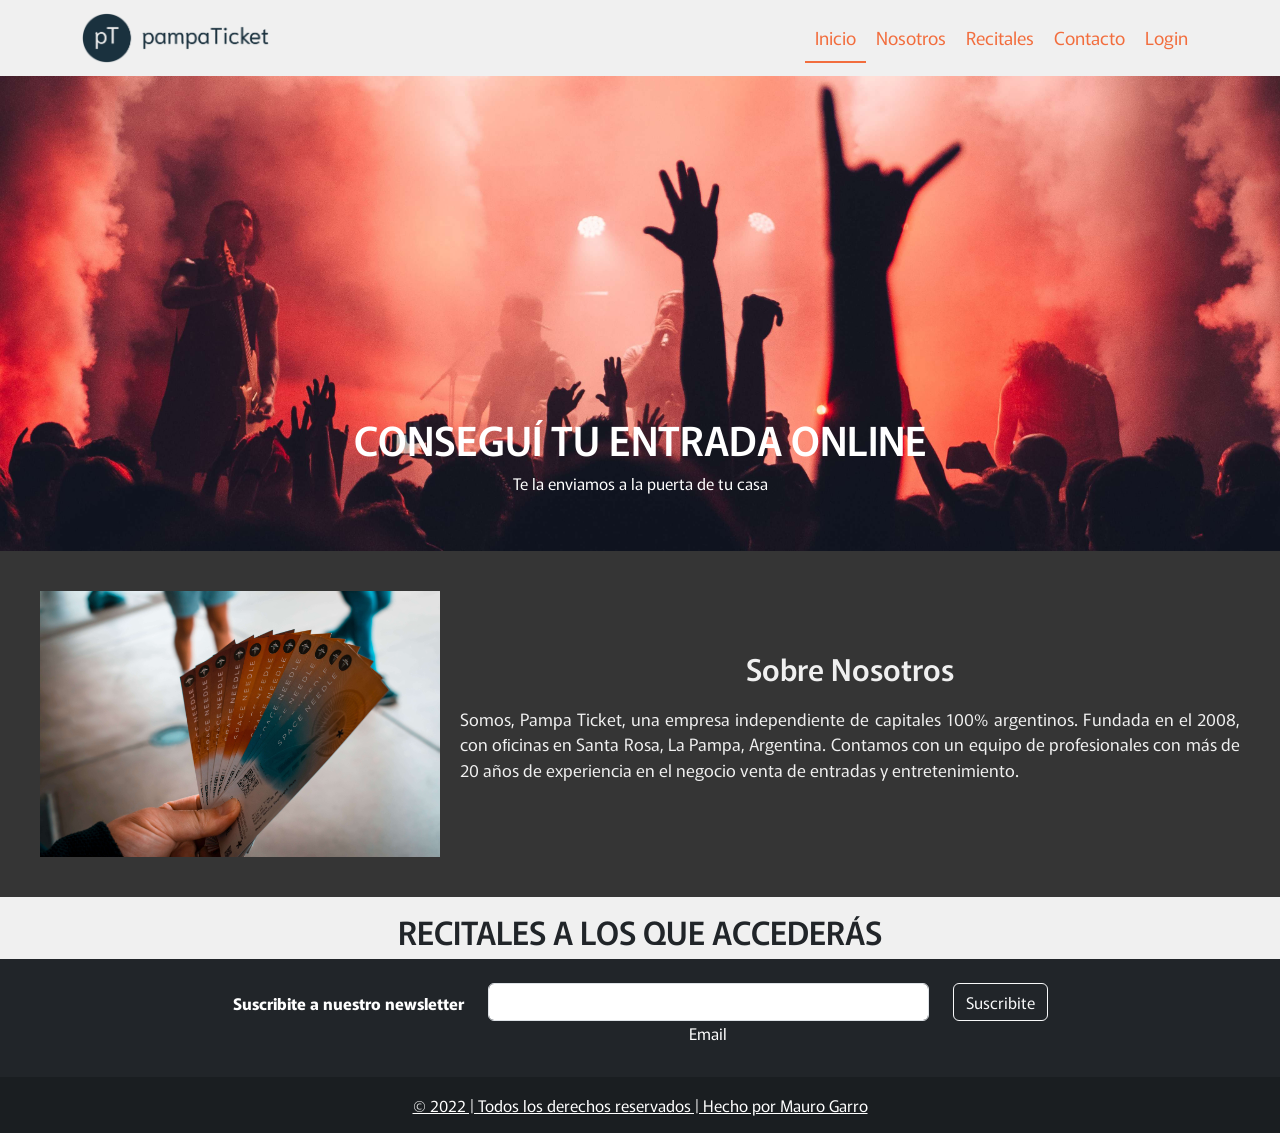
<file: index.html>
<!DOCTYPE html>
<html lang="es">
    <head>
        <meta charset="UTF-8">
        <meta http-equiv="X-UA-Compatible" content="IE=edge">
        <meta name="viewport" content="width=device-width, initial-scale=1.0">
        <!-- SEO -->
        <meta name="description" content="Pampa Ticket - Venta de entradas para los mejores espectáculos culturales. Busca y encuentra entradas online para disfrutar de tu evento favorito.">
        <meta name="keywords" content="CULTURAL, ONLINE, ENTRADA, RECITAL, TEATRO, CONCIERTO, EVENTO">
        <!-- BOOTSTRAP -->
        <link href="https://cdn.jsdelivr.net/npm/bootstrap@5.1.3/dist/css/bootstrap.min.css" rel="stylesheet" integrity="sha384-1BmE4kWBq78iYhFldvKuhfTAU6auU8tT94WrHftjDbrCEXSU1oBoqyl2QvZ6jIW3" crossorigin="anonymous">
        <!-- CSS -->
        <link rel="stylesheet" href="css/style.css">
        <!-- Animate CSS -->
        <link rel="stylesheet" href="https://cdnjs.cloudflare.com/ajax/libs/animate.css/4.1.1/animate.min.css"/>
        <link rel="preconnect" href="https://fonts.googleapis.com">
        <link rel="shortcut icon" href="img/android-chrome-192x192.png" type="image/x-icon">
        <title>pampaTicket</title>
    </head>
    <body>
        
        <!----------------- HEADER ----------------->
        <header>
            <nav class="navbar navbar-expand-lg navbar-light bg-transparent">
                <div class="container-fluid container">
                    <a class="navbar-brand logo" href="index.html"><img src="img/logo.png" alt="Imagen logo"></a>
                    <button class="navbar-toggler" type="button" data-bs-toggle="collapse" data-bs-target="#navbarNav" aria-controls="navbarNav" aria-expanded="false" aria-label="Toggle navigation">
                        <span class="navbar-toggler-icon"></span>
                    </button>
                    <div class="collapse navbar-collapse justify-content-end" id="navbarNav">
                        <ul class="navbar-nav">
                            <li class="nav-item">
                                <a class="nav-link activa" aria-current="page" href="index.html">Inicio</a>
                            </li>
                            <li class="nav-item">
                                <a class="nav-link" href="pages/nosotros.html">Nosotros</a>
                            </li>
                            <li class="nav-item">
                                <a class="nav-link" href="pages/recitales.html">Recitales</a>
                            </li>
                            <li class="nav-item">
                                <a class="nav-link" href="pages/contacto.html">Contacto</a>
                            </li>
                            <li class="nav-item">
                                <a class="nav-link" href="pages/login.html">Login</a>
                            </li>
                        </ul>
                    </div>
                </div>
            </nav>
        </header>

        <!-------------------------------- MAIN -------------------------------->
        <div id="carouselExampleSlidesOnly" class="carousel slide" data-bs-ride="carousel">
            <div class="carousel-inner">
                <div class="carousel-item active">
                    <img src="img/portada.jpg" class="d-block w-100" alt="imagen portada">
                    <div class="carousel-caption d-none d-md-block">
                        <h1>CONSEGUÍ TU ENTRADA ONLINE</h1>
                        <p>Te la enviamos a la puerta de tu casa</p>
                    </div>
                </div>
                <div class="carousel-item">
                    <img src="img/portada1.jpg" class="d-block w-100" alt="imagen portada">
                    <div class="carousel-caption d-none d-md-block">
                        <h2>RECITALES, TEATRO, EVENTOS CULTURALES</h2>
                        <p>Cualquier evento ocurrido en la provincia de La Pampa</p>
                    </div>
                </div>
                <div class="carousel-item">
                    <img src="img/portada2.jpg" class="d-block w-100" alt="imagen portada">
                    <div class="carousel-caption d-none d-md-block">
                        <h2>PROMOCIONES EN 2X1</h2>
                        <p>Unicamente para eventos locales</p>
                    </div>
                </div>
            </div>
        </div>

        <!---------- SECCION SOBRE NOSOTROS ---------->
        <div class="contenedor contenedorindex">
            <img src="img/ticketMano1.jpg" alt="Sobre Nosotros">
            <div class="sobreNosotros">
                <h2>Sobre Nosotros</h2>
                <p>Somos, Pampa Ticket, una empresa independiente de capitales 100% argentinos. Fundada en el 2008, con oﬁcinas en Santa Rosa, La Pampa, Argentina. Contamos con un equipo de profesionales con más de 20 años de experiencia en el negocio venta de entradas y entretenimiento.</p>
            </div>
        </div>

        <!---------- SECCION PRÓXIMOS RECITALES ---------->
        <section class="container">
            <h2 class="col-12 text-center titulo">Recitales a los que accederás</h2>

            <div class="row" id="cardJs">


            </div>

        </section>

        <!---------------- FOOTER ---------------->
        <footer class="bg-dark text-center text-white">
            <div class="container p-4 pb-0">
                <section class="">
                    <form action="">
                        <div class="row d-flex justify-content-center">
                            <div class="col-auto">
                                <p class="pt-2">
                                    <strong>Suscribite a nuestro newsletter</strong>
                                </p>
                            </div>
                            <div class="col-md-5 col-12">
                                <div class="form-outline form-white mb-4">
                                    <input type="email" id="form5Example29" class="form-control" />
                                    <label class="form-label" for="form5Example29">Email</label>
                                </div>
                            </div>
                            <div class="col-auto">
                                <button type="submit" class="btn btn-outline-light mb-4">
                                    Suscribite
                                </button>
                            </div>
                        </div>
                    </form>
                </section>
            </div>
          
            <!-- Copyright -->
            <div class="text-center p-3" style="background-color: rgba(0, 0, 0, 0.2);">
                <a class="text-white" href="index.html">&#169 2022 | Todos los derechos reservados | Hecho por Mauro Garro</a>
            </div>
        </footer>

        <!-- Modal -->
        <div class="modal fade" id="comprar" tabindex="-1" aria-labelledby="exampleModalLabel" aria-hidden="true">
            <div class="modal-dialog">
                <div class="modal-content">
                    <div class="modal-header">
                        <h5 class="modal-title" id="exampleModalLabel">COMPRASTE!</h5>
                        <button type="button" class="btn-close" data-bs-dismiss="modal" aria-label="Close"></button>
                    </div>
                    <div class="modal-body">
                        <h3>Gracias por tu compra!!</h3>
                    </div>
                    <div class="modal-footer">
                        <button type="button" class="btn btn-danger" data-bs-dismiss="modal">Cerrar</button>
                        <button type="button" class="btn btn-success">Seguir comprando</button>
                    </div>
                </div>
            </div>
        </div>

        <!-- script Bootstrap -->
        <script src="https://cdn.jsdelivr.net/npm/bootstrap@5.1.3/dist/js/bootstrap.bundle.min.js" integrity="sha384-ka7Sk0Gln4gmtz2MlQnikT1wXgYsOg+OMhuP+IlRH9sENBO0LRn5q+8nbTov4+1p" crossorigin="anonymous"></script>

        <script src="./js/index.js"></script>
    </body>
</html>
</file>
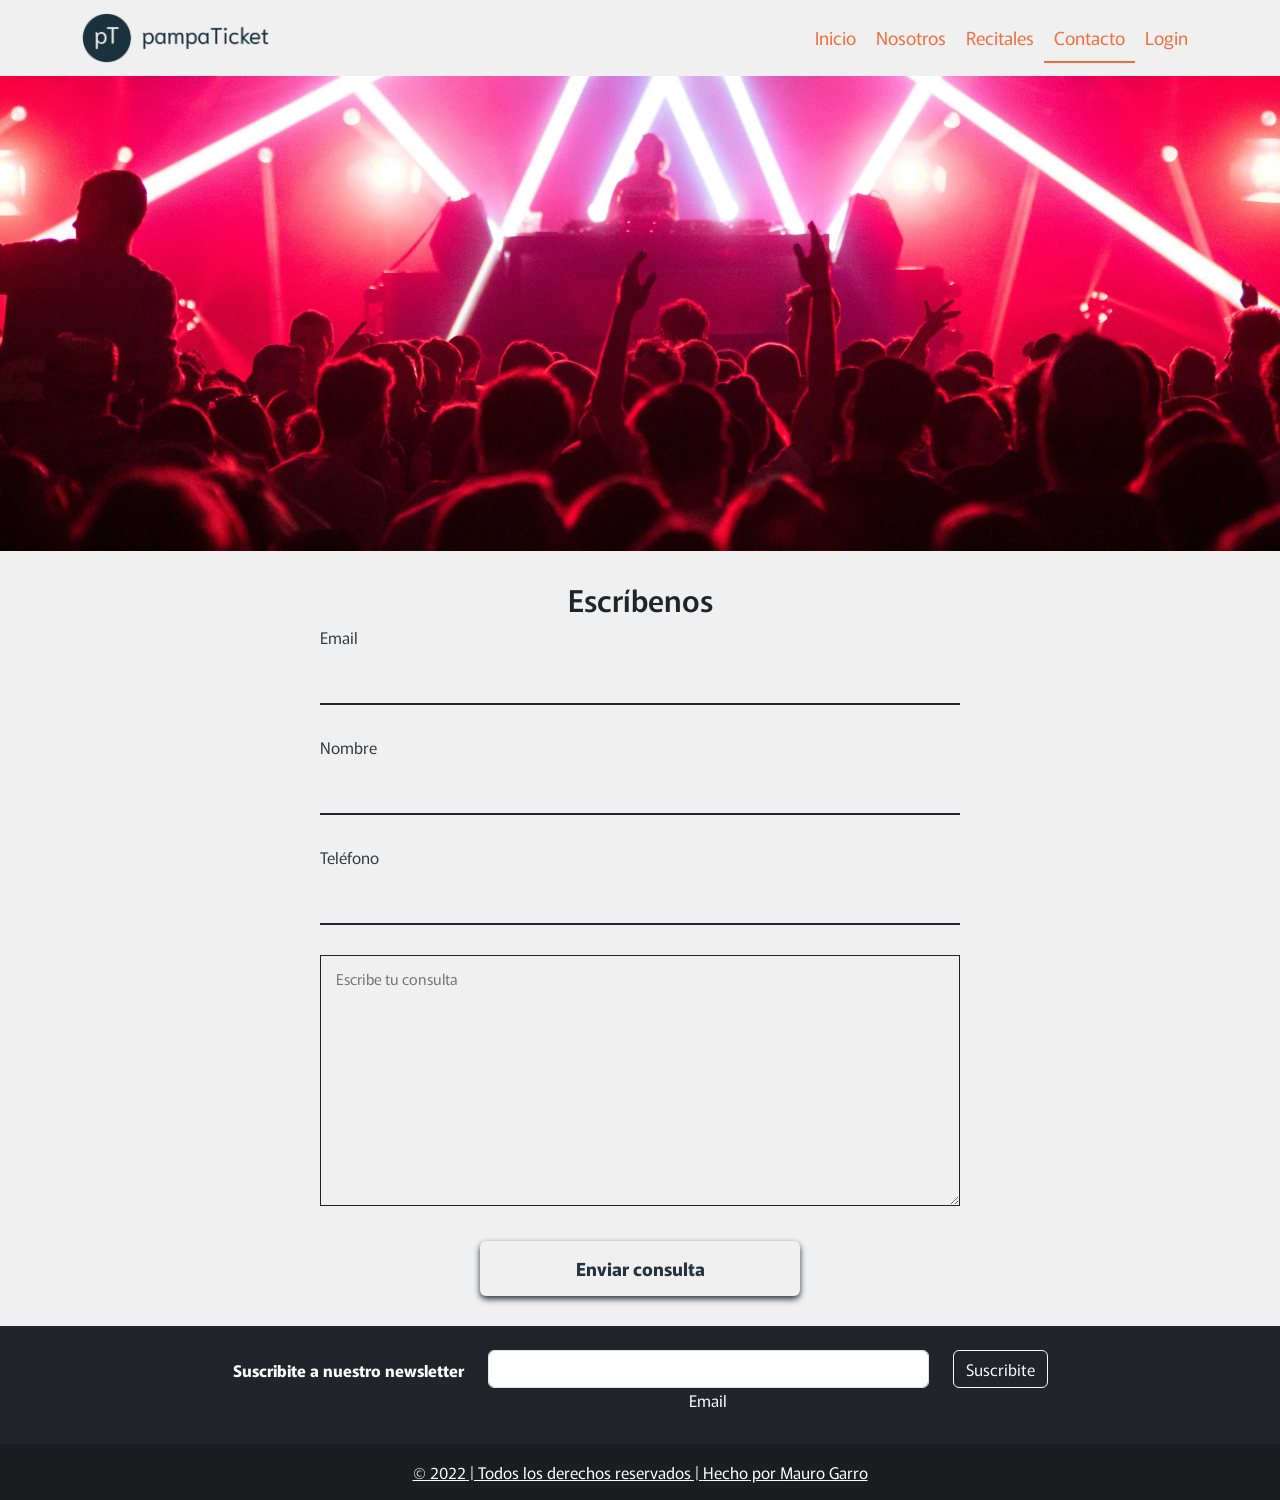
<file: pages/contacto.html>
<!DOCTYPE html>
<html lang="es">
    <head>
        <meta charset="UTF-8">
        <meta http-equiv="X-UA-Compatible" content="IE=edge">
        <meta name="viewport" content="width=device-width, initial-scale=1.0">
        <!-- SEO -->
        <meta name="description" content="Pampa Ticket - Venta de entradas para los mejores espectáculos culturales. Busca y encuentra entradas online para disfrutar de tu evento favorito.">
        <meta name="keywords" content="CULTURAL, ONLINE, ENTRADA, RECITAL, TEATRO, CONCIERTO, EVENTO">
        <!-- BOOTSTRAP -->
        <link href="https://cdn.jsdelivr.net/npm/bootstrap@5.1.3/dist/css/bootstrap.min.css" rel="stylesheet" integrity="sha384-1BmE4kWBq78iYhFldvKuhfTAU6auU8tT94WrHftjDbrCEXSU1oBoqyl2QvZ6jIW3" crossorigin="anonymous">
        <!-- CSS -->
        <link rel="stylesheet" href="../css/style.css">
        <!-- Animate CSS -->
        <link rel="stylesheet" href="https://cdnjs.cloudflare.com/ajax/libs/animate.css/4.1.1/animate.min.css"/>
        <link rel="preconnect" href="https://fonts.googleapis.com">
        <link rel="shortcut icon" href="../img/android-chrome-192x192.png" type="image/x-icon">
        <title>Contacto</title>
    </head>
    <body>
        
        <!----------------- HEADER ----------------->
        <header>
            <nav class="navbar navbar-expand-lg navbar-light bg-transparent">
                <div class="container-fluid container">
                    <a class="navbar-brand logo" href="../index.html"><img src="../img/logo.png" alt="imagen logo"></a>
                    <button class="navbar-toggler" type="button" data-bs-toggle="collapse" data-bs-target="#navbarNav" aria-controls="navbarNav" aria-expanded="false" aria-label="Toggle navigation">
                        <span class="navbar-toggler-icon"></span>
                    </button>
                    <div class="collapse navbar-collapse justify-content-end" id="navbarNav">
                        <ul class="navbar-nav">
                            <li class="nav-item">
                                <a class="nav-link" href="../index.html">Inicio</a>
                            </li>
                            <li class="nav-item">
                                <a class="nav-link" href="nosotros.html">Nosotros</a>
                            </li>
                            <li class="nav-item">
                                <a class="nav-link" href="recitales.html">Recitales</a>
                            </li>
                            <li class="nav-item">
                                <a class="nav-link activa" aria-current="page" href="contacto.html">Contacto</a>
                            </li>
                            <li class="nav-item">
                                <a class="nav-link" href="login.html">Login</a>
                            </li>
                        </ul>
                    </div>
                </div>
            </nav>
        </header>

        <!------------  MAIN  ------------>
        <img src="../img/portada2.jpg" class="img-fluid" alt="imagen portada">
        
        <!----------- CONTACTO ----------->
        <section class="contacto">
            <h2>Escríbenos</h2>
            <form class="formulario">
                <label for="email">Email</label>
                <input type="email" id="email">
                <label for="nombre">Nombre</label>
                <input type="text" id="nombre">
                <label for="nombre">Teléfono</label>
                <input type="number" id="nombre">
                <textarea id="" cols="30" rows="10" placeholder="Escribe tu consulta"></textarea>
                <button class="boton">Enviar consulta</button>
            </form>
        </section>

        <!---------------- FOOTER ---------------->
        <footer class="bg-dark text-center text-white">
          <div class="container p-4 pb-0">
            <section class="">
                  <form action="">
                    <div class="row d-flex justify-content-center">
                          <div class="col-auto">
                            <p class="pt-2">
                                  <strong>Suscribite a nuestro newsletter</strong>
                                </p>
                          </div>
                          <div class="col-md-5 col-12">
                              <div class="form-outline form-white mb-4">
                                  <input type="email" id="form5Example29" class="form-control" />
                                  <label class="form-label" for="form5Example29">Email</label>
                              </div>
                            </div>
                          <div class="col-auto">
                              <button type="submit" class="btn btn-outline-light mb-4">
                                  Suscribite
                              </button>
                          </div>
                        </div>
                  </form>
              </section>
            </div>
        
          <!-- Copyright -->
          <div class="text-center p-3" style="background-color: rgba(0, 0, 0, 0.2);">
              <a class="text-white" href="index.html">&#169 2022 | Todos los derechos reservados | Hecho por Mauro Garro</a>
          </div>
      </footer>

      <!-- script Bootstrap -->
      <script src="https://cdn.jsdelivr.net/npm/bootstrap@5.1.3/dist/js/bootstrap.bundle.min.js" integrity="sha384-ka7Sk0Gln4gmtz2MlQnikT1wXgYsOg+OMhuP+IlRH9sENBO0LRn5q+8nbTov4+1p" crossorigin="anonymous"></script>

    </body>
</html>
</file>
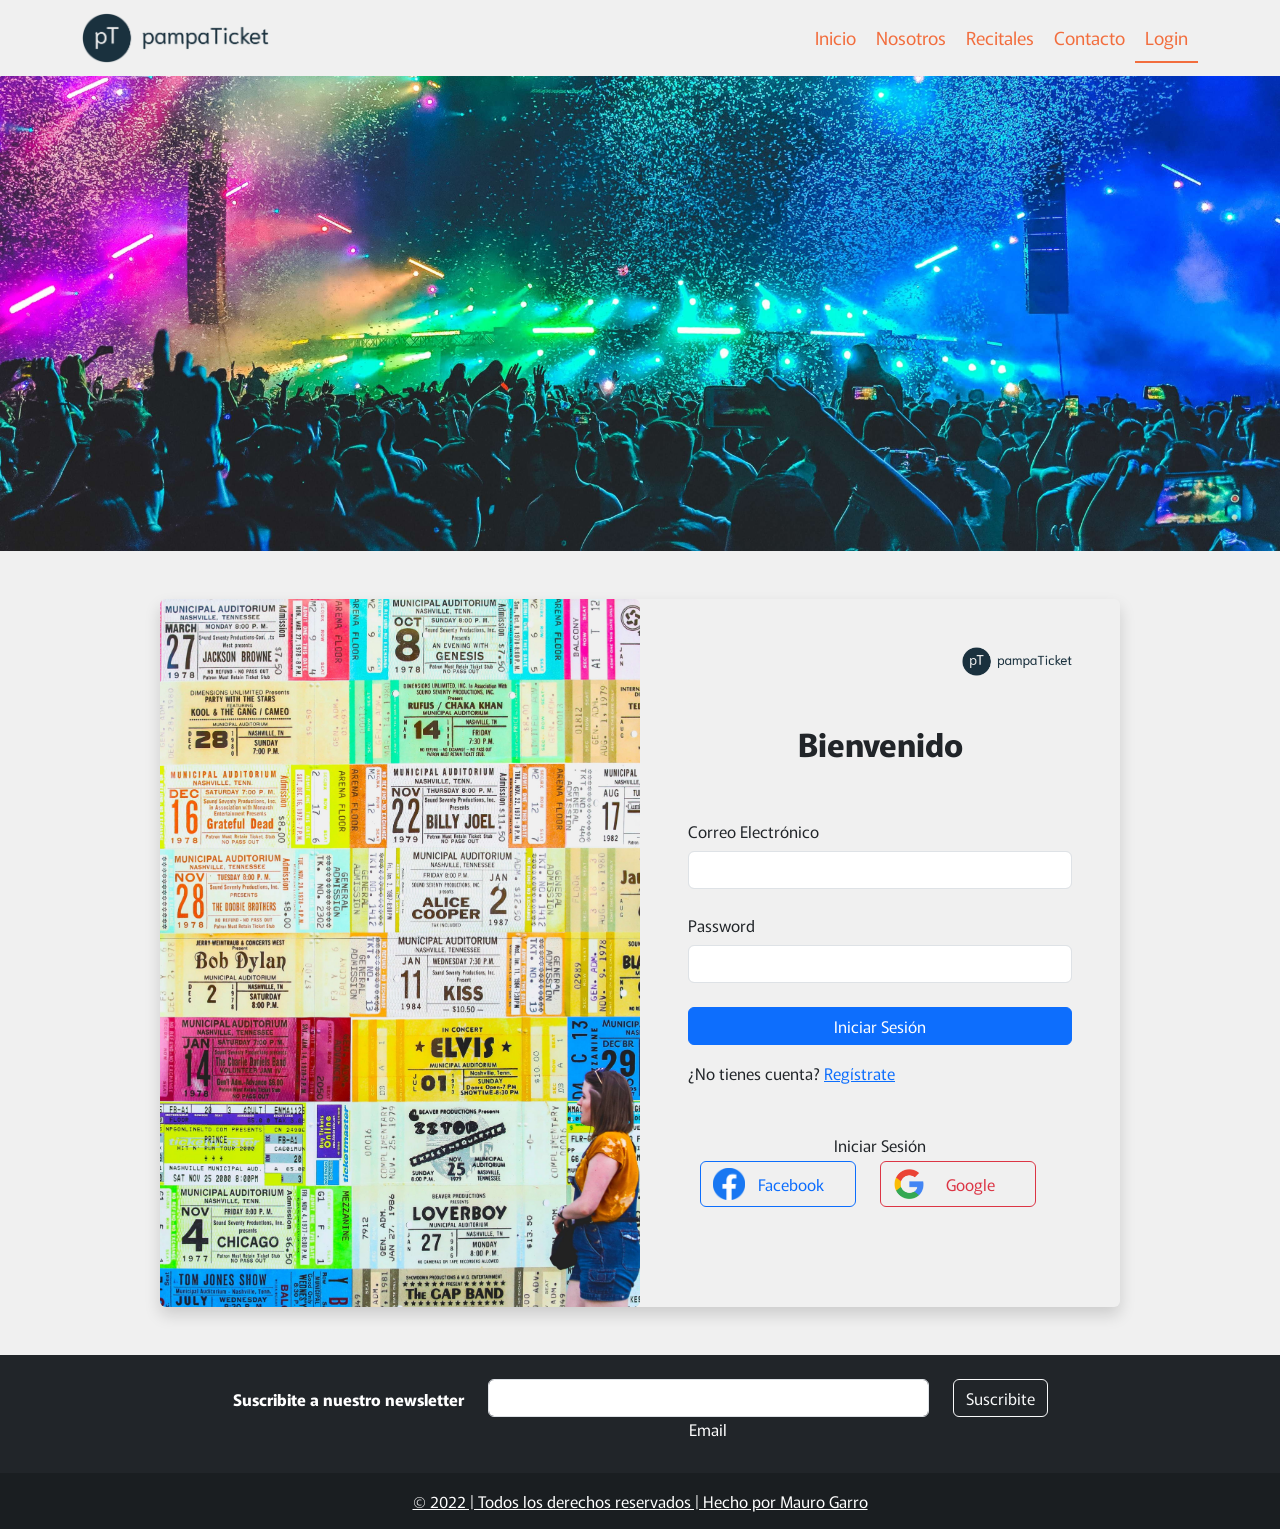
<file: pages/login.html>
<!DOCTYPE html>
<html lang="es">
    <head>
        <meta charset="UTF-8">
        <meta http-equiv="X-UA-Compatible" content="IE=edge">
        <meta name="viewport" content="width=device-width, initial-scale=1.0">
        <!-- SEO -->
        <meta name="description" content="Pampa Ticket - Venta de entradas para los mejores espectáculos culturales. Busca y encuentra entradas online para disfrutar de tu evento favorito.">
        <meta name="keywords" content="CULTURAL, ONLINE, ENTRADA, RECITAL, TEATRO, CONCIERTO, EVENTO">
        <!-- BOOTSTRAP -->
        <link href="https://cdn.jsdelivr.net/npm/bootstrap@5.1.3/dist/css/bootstrap.min.css" rel="stylesheet" integrity="sha384-1BmE4kWBq78iYhFldvKuhfTAU6auU8tT94WrHftjDbrCEXSU1oBoqyl2QvZ6jIW3" crossorigin="anonymous">
        <!-- CSS -->
        <link rel="stylesheet" href="../css/style.css">
        <!-- Animate CSS -->
        <link rel="stylesheet" href="https://cdnjs.cloudflare.com/ajax/libs/animate.css/4.1.1/animate.min.css"/>
        <link rel="preconnect" href="https://fonts.googleapis.com">
        <link rel="shortcut icon" href="../img/android-chrome-192x192.png" type="image/x-icon">
        <title>Login</title>
    </head>
    <body>
        
        <!----------------- HEADER ----------------->
        <header>
            <nav class="navbar navbar-expand-lg navbar-light bg-transparent">
                <div class="container-fluid container">
                    <a class="navbar-brand logo" href="../index.html"><img src="../img/logo.png" alt="imagen logo"></a>
                    <button class="navbar-toggler" type="button" data-bs-toggle="collapse" data-bs-target="#navbarNav" aria-controls="navbarNav" aria-expanded="false" aria-label="Toggle navigation">
                        <span class="navbar-toggler-icon"></span>
                    </button>
                    <div class="collapse navbar-collapse justify-content-end" id="navbarNav">
                        <ul class="navbar-nav">
                            <li class="nav-item">
                                <a class="nav-link" href="../index.html">Inicio</a>
                            </li>
                            <li class="nav-item">
                                <a class="nav-link" href="nosotros.html">Nosotros</a>
                            </li>
                            <li class="nav-item">
                                <a class="nav-link" href="recitales.html">Recitales</a>
                            </li>
                            <li class="nav-item">
                                <a class="nav-link" href="contacto.html">Contacto</a>
                            </li>
                            <li class="nav-item">
                                <a class="nav-link activa" aria-current="page" href="login.html">Login</a>
                            </li>
                        </ul>
                    </div>
                </div>
            </nav>
        </header>

        <!-----------------  MAIN  ----------------->
        <img src="../img/portada1.jpg" class="img-fluid" alt="imagen portada">

        <!---------------- FORMULARIO ---------------->
        <div class="container w-75 my-5 rounded shadow">
            <div class="row align-items-stretch">

                <!-- Imagen Izquierda -->
                <div class="col imgIzq d-none d-lg-block col-md-5 col-lg-5 col-xl-6 rounded">
                    
                </div>

                <!-- Formulario Derecha -->
                <div class="col p-5 rounded-end">
                    <div class="text-end">
                        <img src="../img/logo.png" width="110" alt="logo">
                    </div>

                    <h2 class="fw-bold text-center py-5">Bienvenido</h2>
                    <!-- Login con Form -->
                    <form>
                        <div class="mb-4">
                            <label for="email" class="form-label">Correo Electrónico</label>
                            <input type="email" class="form-control" id="email" name="email">
                        </div>
                        <div class="mb-4">
                            <label for="password" class="form-label">Password</label>
                            <input type="password" class="form-control" id="password" name="password">
                        </div>
                        
                        <div class="d-grid">
                            <button type="submit" class="btn btn-primary">Iniciar Sesión</button>
                        </div>

                        <div class="my-3">
                            <span>¿No tienes cuenta? <a href="#">Regístrate</a></span>
                        </div>
                    </form>

                    <!-- Login con redes sociales -->
                    <div class="container w-100 my-5">
                        <div class="row text-center">
                            <div class="col-12">Iniciar Sesión</div>
                            <div class="row">
                                <!-- boton Facebook -->
                                <div class="col">
                                    <button class="btn btn-outline-primary w-100 my-1">
                                        <div class="row align-items-center">
                                            <div class="col-2 d-none d-md-block">
                                                <img src="../img/logo-facebook.png" width="32" alt="facebook">
                                            </div>
                                            <div class="col-12 col-md-10 text-center">
                                                Facebook
                                            </div>
                                        </div>
                                    </button>
                                </div>
                                <!-- boton Google -->
                                <div class="col">
                                    <button class="btn btn-outline-danger w-100 my-1">
                                        <div class="row align-items-center">
                                            <div class="col-2 d-none d-md-block">
                                                <img src="../img/logo-google.png" width="32" alt="google">
                                            </div>
                                            <div class="col-12 col-md-10 text-center">
                                                Google
                                            </div>
                                        </div>
                                    </button>
                                </div>

                            </div>
                        </div>
                    </div>
                    
                </div>

            </div>
        </div>

        <!---------------- FOOTER ---------------->
        <footer class="bg-dark text-center text-white">
            <div class="container p-4 pb-0">
              <section class="">
                    <form action="">
                        <div class="row d-flex justify-content-center">
                            <div class="col-auto">
                              <p class="pt-2">
                                    <strong>Suscribite a nuestro newsletter</strong>
                                  </p>
                            </div>
                            <div class="col-md-5 col-12">
                                <div class="form-outline form-white mb-4">
                                    <input type="email" id="form5Example29" class="form-control" />
                                    <label class="form-label" for="form5Example29">Email</label>
                                </div>
                            </div>
                            <div class="col-auto">
                                <button type="submit" class="btn btn-outline-light mb-4">
                                    Suscribite
                                </button>
                            </div>
                        </div>
                    </form>
                </section>
              </div>
          
            <!-- Copyright -->
            <div class="text-center p-3" style="background-color: rgba(0, 0, 0, 0.2);">
                <a class="text-white" href="index.html">&#169 2022 | Todos los derechos reservados | Hecho por Mauro Garro</a>
            </div>
        </footer>
  
        <!-- script Bootstrap -->
        <script src="https://cdn.jsdelivr.net/npm/bootstrap@5.1.3/dist/js/bootstrap.bundle.min.js" integrity="sha384-ka7Sk0Gln4gmtz2MlQnikT1wXgYsOg+OMhuP+IlRH9sENBO0LRn5q+8nbTov4+1p" crossorigin="anonymous"></script>
    </body>
</html>
</file>
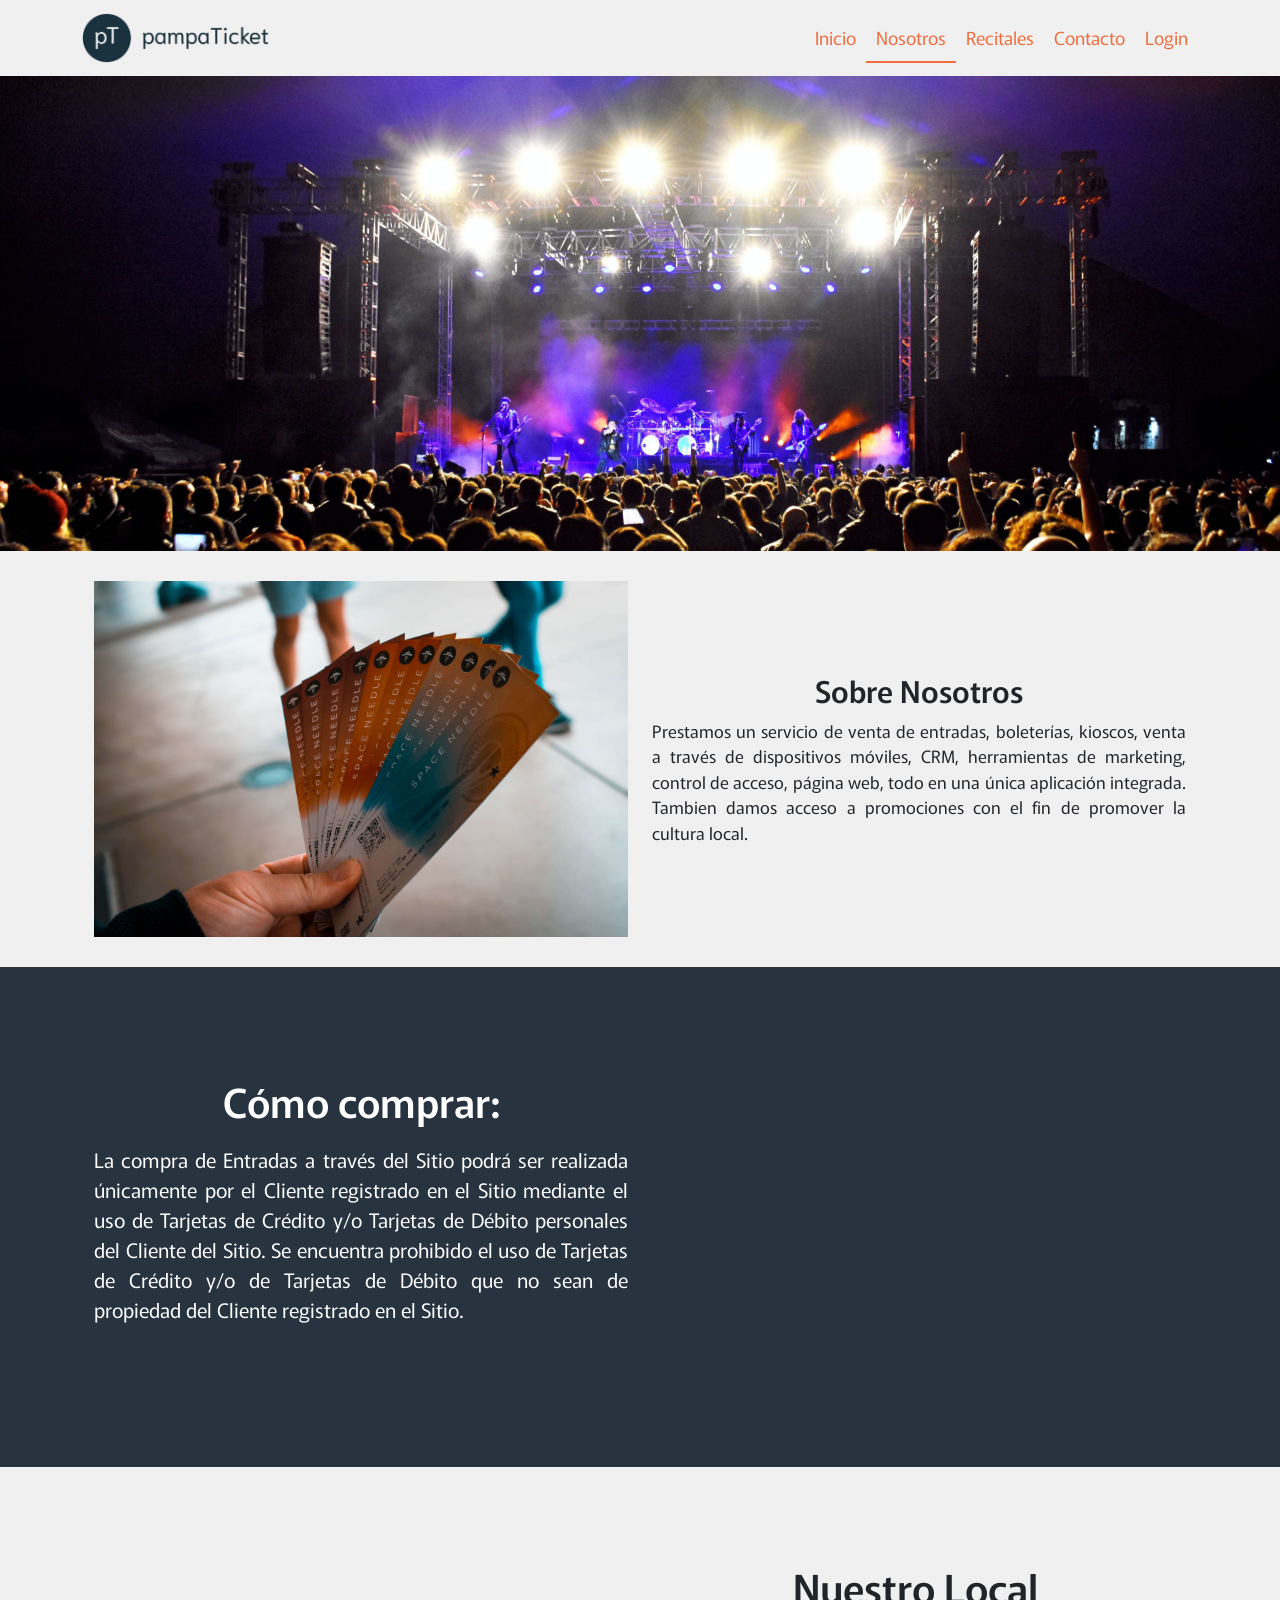
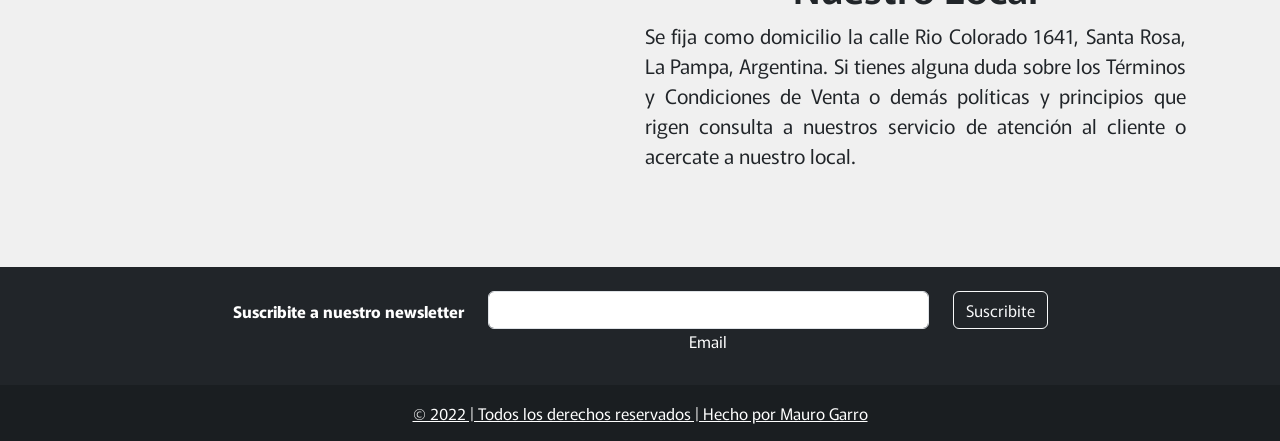
<file: pages/nosotros.html>
<!DOCTYPE html>
<html lang="es">
    <head>
        <meta charset="UTF-8">
        <meta http-equiv="X-UA-Compatible" content="IE=edge">
        <meta name="viewport" content="width=device-width, initial-scale=1.0">
        <!-- SEO -->
        <meta name="description" content="Pampa Ticket - Venta de entradas para los mejores espectáculos culturales. Busca y encuentra entradas online para disfrutar de tu evento favorito.">
        <meta name="keywords" content="CULTURAL, ONLINE, ENTRADA, RECITAL, TEATRO, CONCIERTO, EVENTO">
        <!-- BOOTSTRAP -->
        <link href="https://cdn.jsdelivr.net/npm/bootstrap@5.1.3/dist/css/bootstrap.min.css" rel="stylesheet" integrity="sha384-1BmE4kWBq78iYhFldvKuhfTAU6auU8tT94WrHftjDbrCEXSU1oBoqyl2QvZ6jIW3" crossorigin="anonymous">
        <!-- CSS -->
        <link rel="stylesheet" href="../css/style.css">
        <!-- Animate CSS -->
        <link rel="stylesheet" href="https://cdnjs.cloudflare.com/ajax/libs/animate.css/4.1.1/animate.min.css"/>
        <link rel="preconnect" href="https://fonts.googleapis.com">
        <link rel="shortcut icon" href="../img/android-chrome-192x192.png" type="image/x-icon">
        <title>Sobre Nosotros</title>
    </head>
    <body>

      <!----------------- HEADER ----------------->
      <header>
          <nav class="navbar navbar-expand-lg navbar-light bg-transparent">
              <div class="container-fluid container">
                  <a class="navbar-brand logo" href="../index.html"><img src="../img/logo.png" alt="imagen logo"></a>
                  <button class="navbar-toggler" type="button" data-bs-toggle="collapse" data-bs-target="#navbarNav" aria-controls="navbarNav" aria-expanded="false" aria-label="Toggle navigation">
                      <span class="navbar-toggler-icon"></span>
                  </button>
                  <div class="collapse navbar-collapse justify-content-end" id="navbarNav">
                      <ul class="navbar-nav">
                          <li class="nav-item">
                              <a class="nav-link" href="../index.html">Inicio</a>
                          </li>
                          <li class="nav-item">
                              <a class="nav-link activa" aria-current="page" href="nosotros.html">Nosotros</a>
                          </li>
                          <li class="nav-item">
                              <a class="nav-link" href="recitales.html">Recitales</a>
                          </li>
                          <li class="nav-item">
                              <a class="nav-link" href="contacto.html">Contacto</a>
                          </li>
                          <li class="nav-item">
                              <a class="nav-link" href="login.html">Login</a>
                          </li>
                      </ul>
                  </div>
              </div>
          </nav>
      </header>

      <!---------------- PORTADA INICIAL ---------------->
      <img src="../img/portadanosotros.jpg" class="img-fluid" alt="imagen portada">

      <!---------- SECCION SOBRE NOSOTROS ---------->
      <div class="container contenedorSN row">
          <img class="col" src="../img/ticketMano1.jpg" alt="Sobre Nosotros">
          <div class="sobreNosotros col">
              <h2>Sobre Nosotros</h2>
              <p>Prestamos un servicio de venta de entradas, boleterías, kioscos, venta a través de dispositivos móviles, CRM, herramientas de marketing, control de acceso, página web, todo en una única aplicación integrada. Tambien damos acceso a promociones con el fin de promover la cultura local.</p>
          </div>
      </div>

      <!---------- COMO COMPRAR ---------->
      <section class="comoComprar">
          <div class="container row">
              <div class="infoComprar col">
                  <h2>Cómo comprar:</h2>
                  <p>La compra de Entradas a través del Sitio podrá ser realizada únicamente por el Cliente registrado en el Sitio mediante el uso de Tarjetas de Crédito y/o Tarjetas de Débito personales del Cliente del Sitio. Se encuentra prohibido el uso de Tarjetas de Crédito y/o de Tarjetas de Débito que no sean de propiedad del Cliente registrado en el Sitio.</p>
              </div>
              <iframe class="col" width="560" height="415" src="https://www.youtube.com/embed/yd6WY-PF04c" title="Como comprar" frameborder="0" allow="accelerometer; autoplay; clipboard-write; encrypted-media; gyroscope; picture-in-picture" allowfullscreen></iframe>
          </div>
      </section>

      <!---------- NUESTRO LOCAL ---------->
      <div class="container nuestroLocal row">
          <iframe class="col" src="https://www.google.com/maps/embed?pb=!1m14!1m12!1m3!1d25618.730454641358!2d-64.29003133083206!3d-36.61817031897654!2m3!1f0!2f0!3f0!3m2!1i1024!2i768!4f13.1!5e0!3m2!1ses-419!2sar!4v1652022594807!5m2!1ses-419!2sar" style="border:0;" allowfullscreen="" loading="lazy" referrerpolicy="no-referrer-when-downgrade"></iframe>
          <div class="infoNuestroLocal col">
              <h2>Nuestro Local</h2>
              <p>Se fija como domicilio la calle Rio Colorado 1641, Santa Rosa, La Pampa, Argentina. Si tienes alguna duda sobre los Términos y Condiciones de Venta o demás políticas y principios que rigen consulta a nuestros servicio de atención al cliente o acercate a nuestro local.</p>
          </div>
      </div>

      <!---------------- FOOTER ---------------->
      <footer class="bg-dark text-center text-white">
        <div class="container p-4 pb-0">
            <section class="">
                <form action="">
                    <div class="row d-flex justify-content-center">
                        <div class="col-auto">
                            <p class="pt-2">
                                <strong>Suscribite a nuestro newsletter</strong>
                            </p>
                        </div>
                        <div class="col-md-5 col-12">
                            <div class="form-outline form-white mb-4">
                                <input type="email" id="form5Example29" class="form-control" />
                                <label class="form-label" for="form5Example29">Email</label>
                            </div>
                        </div>
                        <div class="col-auto">
                            <button type="submit" class="btn btn-outline-light mb-4">
                                Suscribite
                            </button>
                        </div>
                    </div>
                </form>
            </section>
        </div>

        <!-- Copyright -->
        <div class="text-center p-3" style="background-color: rgba(0, 0, 0, 0.2);">
            <a class="text-white" href="index.html">&#169 2022 | Todos los derechos reservados | Hecho por Mauro Garro</a>
        </div>
      </footer>

      <!-- script Bootstrap -->
      <script src="https://cdn.jsdelivr.net/npm/bootstrap@5.1.3/dist/js/bootstrap.bundle.min.js" integrity="sha384-ka7Sk0Gln4gmtz2MlQnikT1wXgYsOg+OMhuP+IlRH9sENBO0LRn5q+8nbTov4+1p" crossorigin="anonymous"></script>

    </body>
</html>
</file>
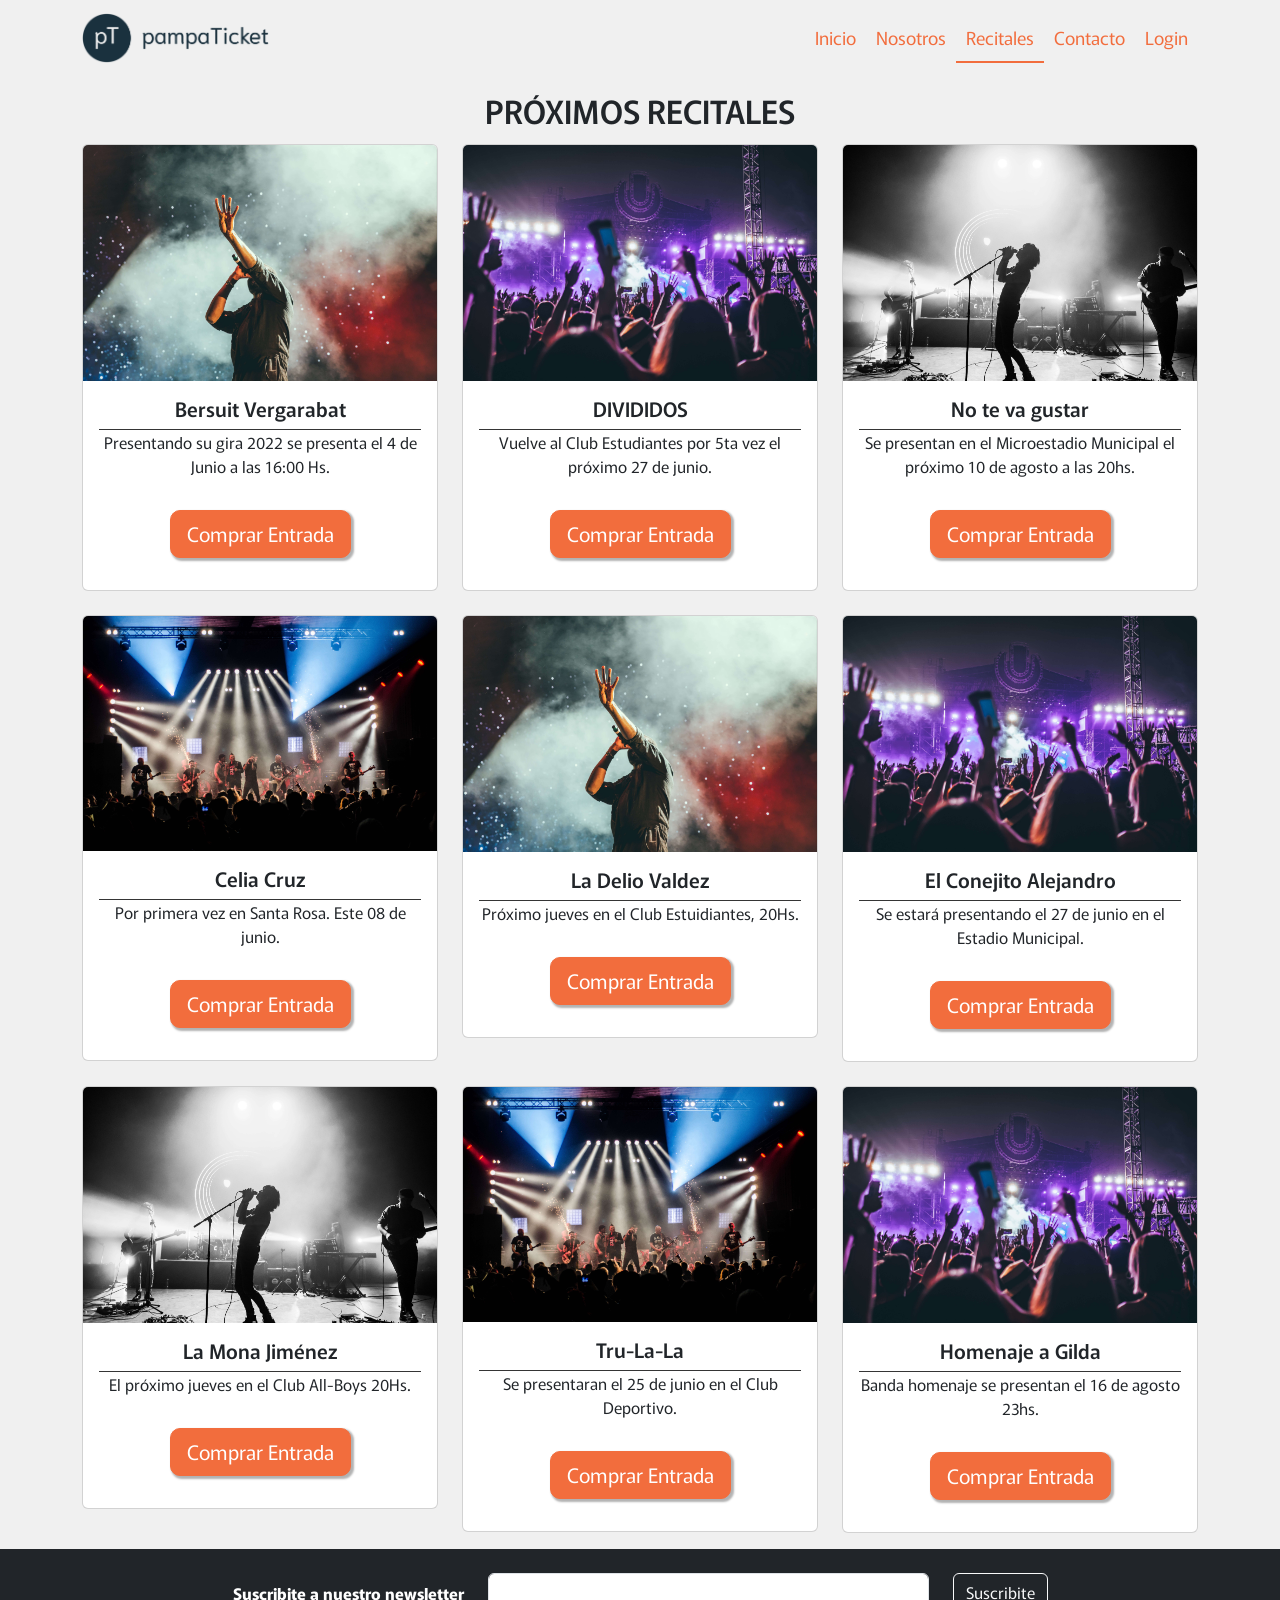
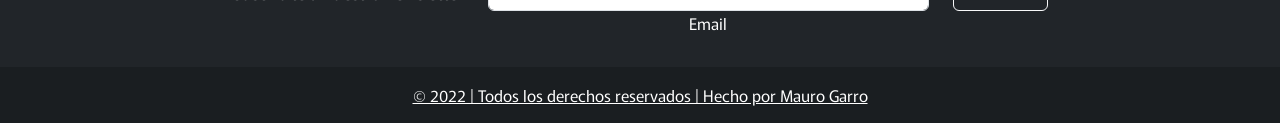
<file: pages/recitales.html>
<!DOCTYPE html>
<html lang="es">
    <head>
        <meta charset="UTF-8">
        <meta http-equiv="X-UA-Compatible" content="IE=edge">
        <meta name="viewport" content="width=device-width, initial-scale=1.0">
        <!-- SEO -->
        <meta name="description" content="Pampa Ticket - Venta de entradas para los mejores espectáculos culturales. Busca y encuentra entradas online para disfrutar de tu evento favorito.">
        <meta name="keywords" content="CULTURAL, ONLINE, ENTRADA, RECITAL, TEATRO, CONCIERTO, EVENTO">
        <!-- BOOTSTRAP -->
        <link href="https://cdn.jsdelivr.net/npm/bootstrap@5.1.3/dist/css/bootstrap.min.css" rel="stylesheet" integrity="sha384-1BmE4kWBq78iYhFldvKuhfTAU6auU8tT94WrHftjDbrCEXSU1oBoqyl2QvZ6jIW3" crossorigin="anonymous">
        <!-- CSS -->
        <link rel="stylesheet" href="../css/style.css">
        <!-- Animate CSS -->
        <link rel="stylesheet" href="https://cdnjs.cloudflare.com/ajax/libs/animate.css/4.1.1/animate.min.css"/>
        <link rel="preconnect" href="https://fonts.googleapis.com">
        <link rel="shortcut icon" href="../img/android-chrome-192x192.png" type="image/x-icon">
        <title>Recitales</title>
    </head>
    <body>
        
        <!----------------- HEADER ----------------->
        <header>
            <nav class="navbar navbar-expand-lg navbar-light bg-transparent">
                <div class="container-fluid container">
                    <a class="navbar-brand logo" href="../index.html"><img src="../img/logo.png" alt="imagen logo"></a>
                    <button class="navbar-toggler" type="button" data-bs-toggle="collapse" data-bs-target="#navbarNav" aria-controls="navbarNav" aria-expanded="false" aria-label="Toggle navigation">
                        <span class="navbar-toggler-icon"></span>
                    </button>
                    <div class="collapse navbar-collapse justify-content-end" id="navbarNav">
                        <ul class="navbar-nav">
                            <li class="nav-item">
                                <a class="nav-link" href="../index.html">Inicio</a>
                            </li>
                            <li class="nav-item">
                                <a class="nav-link" href="nosotros.html">Nosotros</a>
                            </li>
                            <li class="nav-item">
                                <a class="nav-link activa" aria-current="page" href="recitales.html">Recitales</a>
                            </li>
                            <li class="nav-item">
                                <a class="nav-link" href="contacto.html">Contacto</a>
                            </li>
                            <li class="nav-item">
                                <a class="nav-link" href="login.html">Login</a>
                            </li>
                        </ul>
                    </div>
                </div>
            </nav>
        </header>

        <!---------- SECCION PRÓXIMOS RECITALES ---------->
        <section class="mb-3 proxRecitales container">
          <h2 class="col-12 text-center titulo">Próximos recitales</h2>
          <div class="row row-cols-1 row-cols-md-3 g-4">
            <!------ CARD 1------>
            <div class="col">
              <div class="card">
                <img src="../img/recital1.jpg" class="card-img-top" alt="imagen recital">
                <div class="card-body">
                  <h5 class="card-title text-center">Bersuit Vergarabat</h5>
                  <div class="linea"></div>
                  <p class="card-text text-center">Presentando su gira 2022 se presenta el 4 de Junio a las 16:00 Hs.</p>
                  <div class="col text-center lugar">
                    <button type="button" class="btn btn-warning btn-lg my-3" data-bs-toggle="modal" data-bs-target="#comprar">Comprar Entrada</button>
                  </div>
                </div>
              </div>
            </div>

            <!------ CARD 2------>
            <div class="col">
              <div class="card">
                <img src="../img/recital2.jpg" class="card-img-top" alt="imagen recital">
                <div class="card-body">
                  <h5 class="card-title text-center">DIVIDIDOS</h5>
                  <div class="linea"></div>
                  <p class="card-text text-center">Vuelve al Club Estudiantes por 5ta vez el próximo 27 de junio.</p>
                  <div class="col text-center lugar">
                    <button type="button" class="btn btn-warning btn-lg my-3" data-bs-toggle="modal" data-bs-target="#comprar">Comprar Entrada</button>
                  </div>
                </div>
              </div>
            </div>

            <!------ CARD 3------>
            <div class="col">
                <div class="card">
                  <img src="../img/recital3.jpg" class="card-img-top" alt="imagen recital">
                  <div class="card-body">
                    <h5 class="card-title text-center">No te va gustar</h5>
                    <div class="linea"></div>
                    <p class="card-text text-center">Se presentan en el Microestadio Municipal el próximo 10 de agosto a las 20hs.</p>
                    <div class="col text-center lugar">
                        <button type="button" class="btn btn-warning btn-lg my-3" data-bs-toggle="modal" data-bs-target="#comprar">Comprar Entrada</button>
                    </div>
                  </div>
                  </div>
            </div>

            <!------ CARD 4------>
            <div class="col">
                <div class="card">
                  <img src="../img/show1.jpg" class="card-img-top" alt="imagen recital">
                  <div class="card-body">
                    <h5 class="card-title text-center">Celia Cruz</h5>
                    <div class="linea"></div>
                    <p class="card-text text-center">Por primera vez en Santa Rosa. Este 08 de junio.</p>
                    <div class="col text-center lugar">
                        <button type="button" class="btn btn-warning btn-lg my-3" data-bs-toggle="modal" data-bs-target="#comprar">Comprar Entrada</button>
                    </div> 
                </div>
              </div>
            </div>

            <!------ CARD 5------>
            <div class="col">
              <div class="card">
                  <img src="../img/recital1.jpg" class="card-img-top" alt="imagen recital">
                  <div class="card-body">
                    <h5 class="card-title text-center">La Delio Valdez</h5>
                    <div class="linea"></div>
                    <p class="card-text text-center">Próximo jueves en el Club Estuidiantes, 20Hs.</p>
                    <div class="col text-center lugar">
                        <button type="button" class="btn btn-warning btn-lg my-3" data-bs-toggle="modal" data-bs-target="#comprar">Comprar Entrada</button>
                    </div>
                  </div>
              </div>
            </div>

            <!------ CARD 6------>
            <div class="col">
              <div class="card">
                <img src="../img/recital2.jpg" class="card-img-top" alt="imagen recital">
                <div class="card-body">
                  <h5 class="card-title text-center">El Conejito Alejandro</h5>
                  <div class="linea"></div>
                  <p class="card-text text-center">Se estará presentando el 27 de junio en el Estadio Municipal.</p>
                  <div class="col text-center lugar">
                    <button type="button" class="btn btn-warning btn-lg my-3" data-bs-toggle="modal" data-bs-target="#comprar">Comprar Entrada</button>
                  </div>  
                </div>
              </div>
            </div>
            
            <!------ CARD 7------>
            <div class="col">
                <div class="card">
                  <img src="../img/recital3.jpg" class="card-img-top" alt="imagen recital">
                  <div class="card-body">
                    <h5 class="card-title text-center">La Mona Jiménez</h5>
                    <div class="linea"></div>
                    <p class="card-text text-center">El próximo jueves en el Club All-Boys 20Hs.</p>
                    <div class="col text-center lugar">
                      <button type="button" class="btn btn-warning btn-lg my-3" data-bs-toggle="modal" data-bs-target="#comprar">Comprar Entrada</button>
                    </div> 
                  </div>
                </div>
            </div>

            <!------ CARD 8------>
            <div class="col">
                <div class="card">
                  <img src="../img/show1.jpg" class="card-img-top" alt="imagen recital">
                  <div class="card-body">
                    <h5 class="card-title text-center">Tru-La-La</h5>
                    <div class="linea"></div>
                    <p class="card-text text-center">Se presentaran el 25 de junio en el Club Deportivo.</p>
                    <div class="col text-center lugar">
                      <button type="button" class="btn btn-warning btn-lg my-3" data-bs-toggle="modal" data-bs-target="#comprar">Comprar Entrada</button>
                    </div> 
                  </div>
                </div>
            </div>
            
            <!------ CARD 9------>
            <div class="col">
              <div class="card">
                <img src="../img/recital2.jpg" class="card-img-top" alt="imagen recital">
                <div class="card-body">
                  <h5 class="card-title text-center">Homenaje a Gilda</h5>
                  <div class="linea"></div>
                  <p class="card-text text-center">Banda homenaje se presentan el 16 de agosto 23hs.</p>
                  <div class="col text-center lugar">
                    <button type="button" class="btn btn-warning btn-lg my-3" data-bs-toggle="modal" data-bs-target="#comprar">Comprar Entrada</button>
                  </div> 
                </div>
              </div>
            </div>
          </div>
        </section>
            
        <!---------------- FOOTER ---------------->
        <footer class="bg-dark text-center text-white">
          <div class="container p-4 pb-0">
            <section class="">
                  <form action="">
                    <div class="row d-flex justify-content-center">
                          <div class="col-auto">
                            <p class="pt-2">
                                  <strong>Suscribite a nuestro newsletter</strong>
                                </p>
                          </div>
                          <div class="col-md-5 col-12">
                              <div class="form-outline form-white mb-4">
                                  <input type="email" id="form5Example29" class="form-control" />
                                  <label class="form-label" for="form5Example29">Email</label>
                              </div>
                            </div>
                          <div class="col-auto">
                              <button type="submit" class="btn btn-outline-light mb-4">
                                  Suscribite
                              </button>
                          </div>
                        </div>
                  </form>
              </section>
            </div>
        
          <!-- Copyright -->
          <div class="text-center p-3" style="background-color: rgba(0, 0, 0, 0.2);">
              <a class="text-white" href="index.html">&#169 2022 | Todos los derechos reservados | Hecho por Mauro Garro</a>
          </div>
      </footer>

      <!-- Modal -->
      <div class="modal fade" id="comprar" tabindex="-1" aria-labelledby="exampleModalLabel" aria-hidden="true">
          <div class="modal-dialog">
              <div class="modal-content">
                  <div class="modal-header">
                      <h5 class="modal-title" id="exampleModalLabel">COMPRASTE!</h5>
                      <button type="button" class="btn-close" data-bs-dismiss="modal" aria-label="Close"></button>
                  </div>
                  <div class="modal-body">
                      <h3>Gracias por tu compra!!</h3>
                  </div>
                  <div class="modal-footer">
                      <button type="button" class="btn btn-danger" data-bs-dismiss="modal">Cerrar</button>
                      <button type="button" class="btn btn-success">Seguir comprando</button>
                  </div>
              </div>
          </div>
      </div>

      <!-- script Bootstrap -->
      <script src="https://cdn.jsdelivr.net/npm/bootstrap@5.1.3/dist/js/bootstrap.bundle.min.js" integrity="sha384-ka7Sk0Gln4gmtz2MlQnikT1wXgYsOg+OMhuP+IlRH9sENBO0LRn5q+8nbTov4+1p" crossorigin="anonymous"></script>

    </body>
</html>
</file>
<file: css/style.css>
@charset "UTF-8";
@import url("https://fonts.googleapis.com/css2?family=Murecho:wght@300;600&display=swap");
* {
  margin: 0;
  padding: 0; }

body {
  background-color: #F0F0F0;
  font-family: 'Murecho', sans-serif; }

.activa {
  border-bottom: 2px solid #F26D3D; }

/*********************  HEADER *********************/
.logo img {
  height: 50px; }

.navbar-light .navbar-nav .nav-link {
  color: #F26D3D;
  padding: 10px;
  font-size: 18px; }

/***************  SOBRE NOSOTROS  ***************/
.contenedor {
  background-color: #353535;
  color: #F0F0F0;
  display: flex;
  justify-content: center;
  align-items: center;
  padding: 40px; }
  .contenedor img {
    width: 400px;
    margin-right: 20px; }
  .contenedor .sobreNosotros {
    font-size: 17px;
    display: inline-block; }
    .contenedor .sobreNosotros h2 {
      text-align: center;
      margin-bottom: 10px;
      font-size: 30px; }
    .contenedor .sobreNosotros p {
      text-align: justify;
      margin-top: 20px;
      font-size: 17px; }

/***************  PRÓXIMOS RECITALES  ***************/
.container .titulo {
  text-transform: uppercase;
  margin-top: 15px; }

.linea {
  height: 1px;
  border-bottom: #353535 1px solid;
  width: 100%; }

.ubicacion svg {
  color: #F26D3D; }

.ubicacion p {
  color: #F26D3D; }

.lugar button {
  color: #fff;
  background-color: #F26D3D;
  border: 1px #F26D3D solid;
  border-radius: 10px;
  box-shadow: 2px 2px 2px 1px rgba(0, 0, 0, 0.3); }

.lugar button:hover {
  color: #fff;
  background-color: #273440;
  border: 1px #273440 solid;
  transition: 0.3s;
  box-shadow: none; }

/*
 ========================= FIN PAGINA INDEX ==========================
*/
/*
 ========================= PAGINA SOBRE NOSOTROS ==========================
*/
/***********  SECCION SOBRE NOSOTROS  ***********/
.contenedorSN {
  display: flex;
  justify-content: center;
  align-items: center;
  width: 100%;
  margin: auto;
  margin-top: 30px;
  margin-bottom: 30px; }
  .contenedorSN img {
    width: 400px;
    margin: auto; }
  .contenedorSN .sobreNosotros h2 {
    text-align: center;
    margin-bottom: 10px;
    font-size: 30px; }
  .contenedorSN .sobreNosotros p {
    text-align: justify;
    margin-top: 20px;
    font-size: 17px;
    margin: auto; }

/***************  COMO COMPRAR  ***************/
.comoComprar {
  background-color: #273440;
  color: #fff;
  width: 100%;
  display: flex;
  justify-content: center;
  align-items: center;
  margin: auto; }
  .comoComprar .container .infoComprar h2 {
    text-align: center;
    margin: auto;
    margin-top: 20px;
    margin-bottom: 10px;
    font-size: 40px; }
  .comoComprar .container .infoComprar p {
    text-align: justify;
    margin: auto;
    margin-top: 20px;
    font-size: 20px; }
  .comoComprar .container iframe {
    margin: auto;
    margin-top: 20px;
    width: 100%;
    height: 300px; }

/***************  NUESTRO LOCAL  ***************/
.nuestroLocal {
  display: flex;
  justify-content: center;
  align-items: center;
  margin: auto;
  margin-top: 50px;
  margin-bottom: 50px; }
  .nuestroLocal iframe {
    width: 50%;
    height: 300px;
    margin: auto;
    padding: 5px; }
  .nuestroLocal .infoNuestroLocal {
    font-size: 17px;
    margin: auto; }

.infoNuestroLocal h2 {
  text-align: center;
  margin-bottom: 10px;
  font-size: 40px; }

.infoNuestroLocal p {
  text-align: justify;
  margin-top: 20px;
  font-size: 20px;
  margin: auto; }

.comoComprar {
  height: 500px; }

/*
========================= FIN SOBRE NOSOTROS ==========================
*/
/*
 ========================= PAGINA RECITALES ==========================
*/
.proxRecitales .titulo {
  text-transform: uppercase;
  margin-top: 15px;
  margin-bottom: 15px; }

/*
========================= FIN PAGINA RECITALES ==========================
*/
/*
 ========================= PAGINA CONTACTO ==========================
*/
.contacto {
  margin: 0 auto;
  width: 50%; }
  .contacto h2 {
    text-align: center;
    font-size: 30px;
    margin-top: 30px; }
  .contacto label {
    color: #343a40;
    display: block;
    margin-bottom: 10px;
    font-weight: 400; }

.formulario input {
  border: none;
  border-bottom: 2px solid #212529;
  color: #777;
  background: transparent;
  font-size: 13px;
  line-height: 20px;
  padding: 12px 15px;
  width: 100%;
  margin-bottom: 30px;
  border-radius: 0;
  outline: none; }

.formulario textarea {
  border: 1px solid #212529;
  color: #777;
  background: transparent;
  font-size: 15px;
  padding: 12px 15px;
  width: 100%;
  margin-bottom: 30px; }

.formulario .boton {
  margin: 0 auto;
  display: block;
  width: 50%;
  font-size: 18px;
  color: #273440;
  background-color: #F0F0F0;
  border: none;
  height: 55px;
  font-weight: 700;
  border-radius: 6px;
  box-shadow: 0 3px 6px 0;
  margin-bottom: 30px;
  cursor: pointer; }
  .formulario .boton:hover {
    color: #fff;
    background-color: #273440;
    transition: 0.1s; }

/*
=========================FIN PAGINA CONTACTO ==========================
*/
/*
 ========================= PAGINA LOGIN ==========================
*/
.imgIzq {
  background-image: url("../img/ticketPared.jpg");
  background-position: center center;
  background-size: cover; }

/*********************  FOOTER  *********************/
.footer {
  background-color: #273440;
  text-align: center;
  color: #F0F0F0;
  margin-top: 10px;
  padding-top: 5px;
  padding-bottom: 5px; }

/*********************  MEDIA QUERY  *********************/
@media screen and (max-width: 768px) {
  /******** INDEX ********/
  .contenedorindex {
    display: flex;
    justify-content: center;
    align-items: center;
    flex-direction: column; }
    .contenedorindex img {
      margin-left: 10px;
      padding: 10px; }
  .card-title {
    text-align: center; }
  /***** SOBRE NOSOTROS *****/
  .contenedorSN img {
    width: 100%; }
  .contenedorSN .sobreNosotros h2 {
    text-align: center;
    margin-bottom: 10px;
    font-size: 30px; }
  .comoComprar {
    height: 100%;
    padding-bottom: 20px; }
    .comoComprar .infoComprar h2 {
      font-size: 30px; }
    .comoComprar .infoComprar p {
      font-size: 20px; }
  .nuestroLocal {
    display: flex;
    flex-direction: column; }
    .nuestroLocal iframe {
      width: 100%; }
  /****************CONTACTO****************/
  .contacto {
    width: 70%; }
  .formulario .boton {
    width: 100%; } }

@media screen and (max-width: 375px) {
  /******** INDEX ********/
  .contenedor img {
    display: none; }
  .titulo {
    font-size: 30px; }
  /******** SOBRE NOSOTROS ********/
  .contenedorSN img {
    display: none; }
  .contenedorSN .sobreNosotros {
    padding: 0;
    margin: 0;
    width: 100%; }
  .comoComprar {
    flex-wrap: wrap; }
    .comoComprar .infoComprar {
      width: 100%;
      padding: 10px; }
      .comoComprar .infoComprar h2 {
        font-size: 33px; }
    .comoComprar iframe {
      padding: 10px;
      width: 100%;
      height: 200px; }
  .nuestroLocal {
    flex-wrap: wrap; }
    .nuestroLocal iframe {
      padding: 10px;
      width: 100%;
      height: 300px; }
    .nuestroLocal .infoNuestroLocal {
      width: 100%;
      padding: 5px; }
  /****************CONTACTO****************/
  .contacto {
    width: 90%; }
    .contacto input, .contacto textarea {
      width: 100%; }
  .formulario .boton {
    width: 100%; } }
</file>
